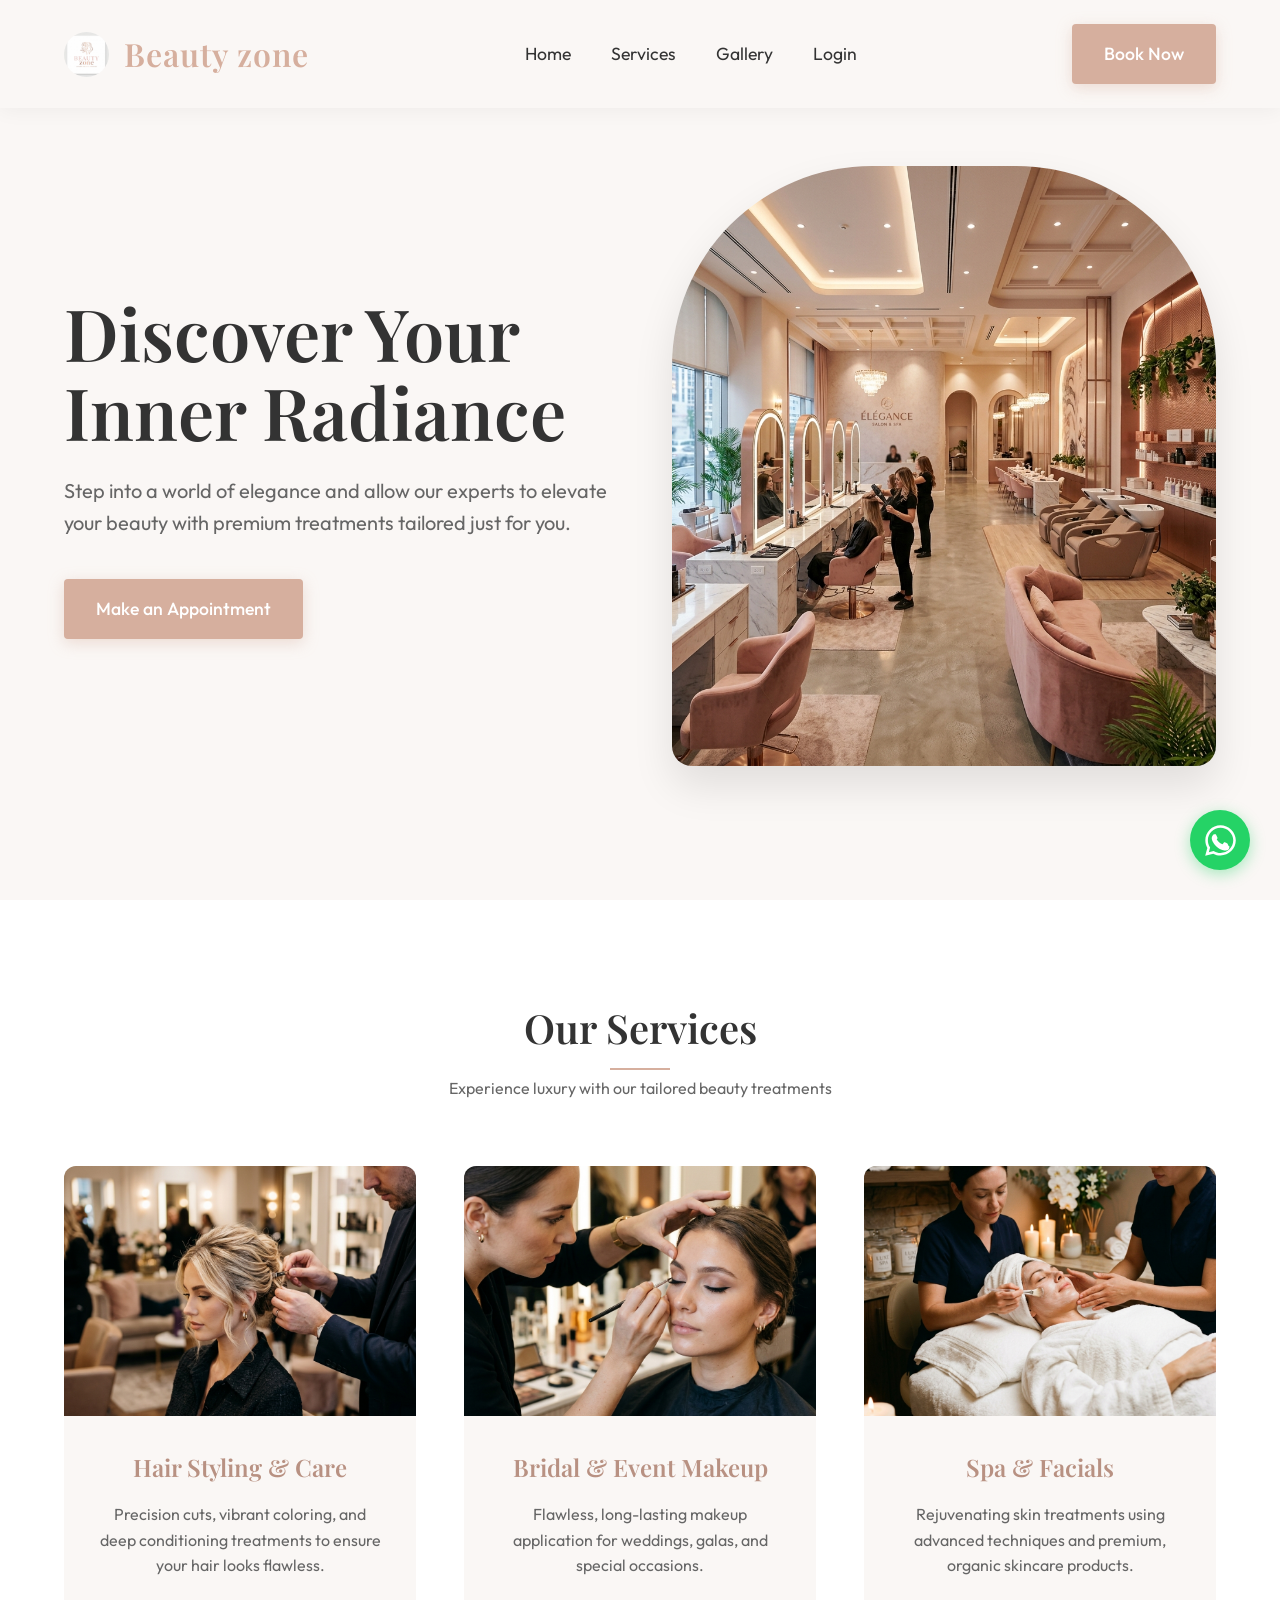
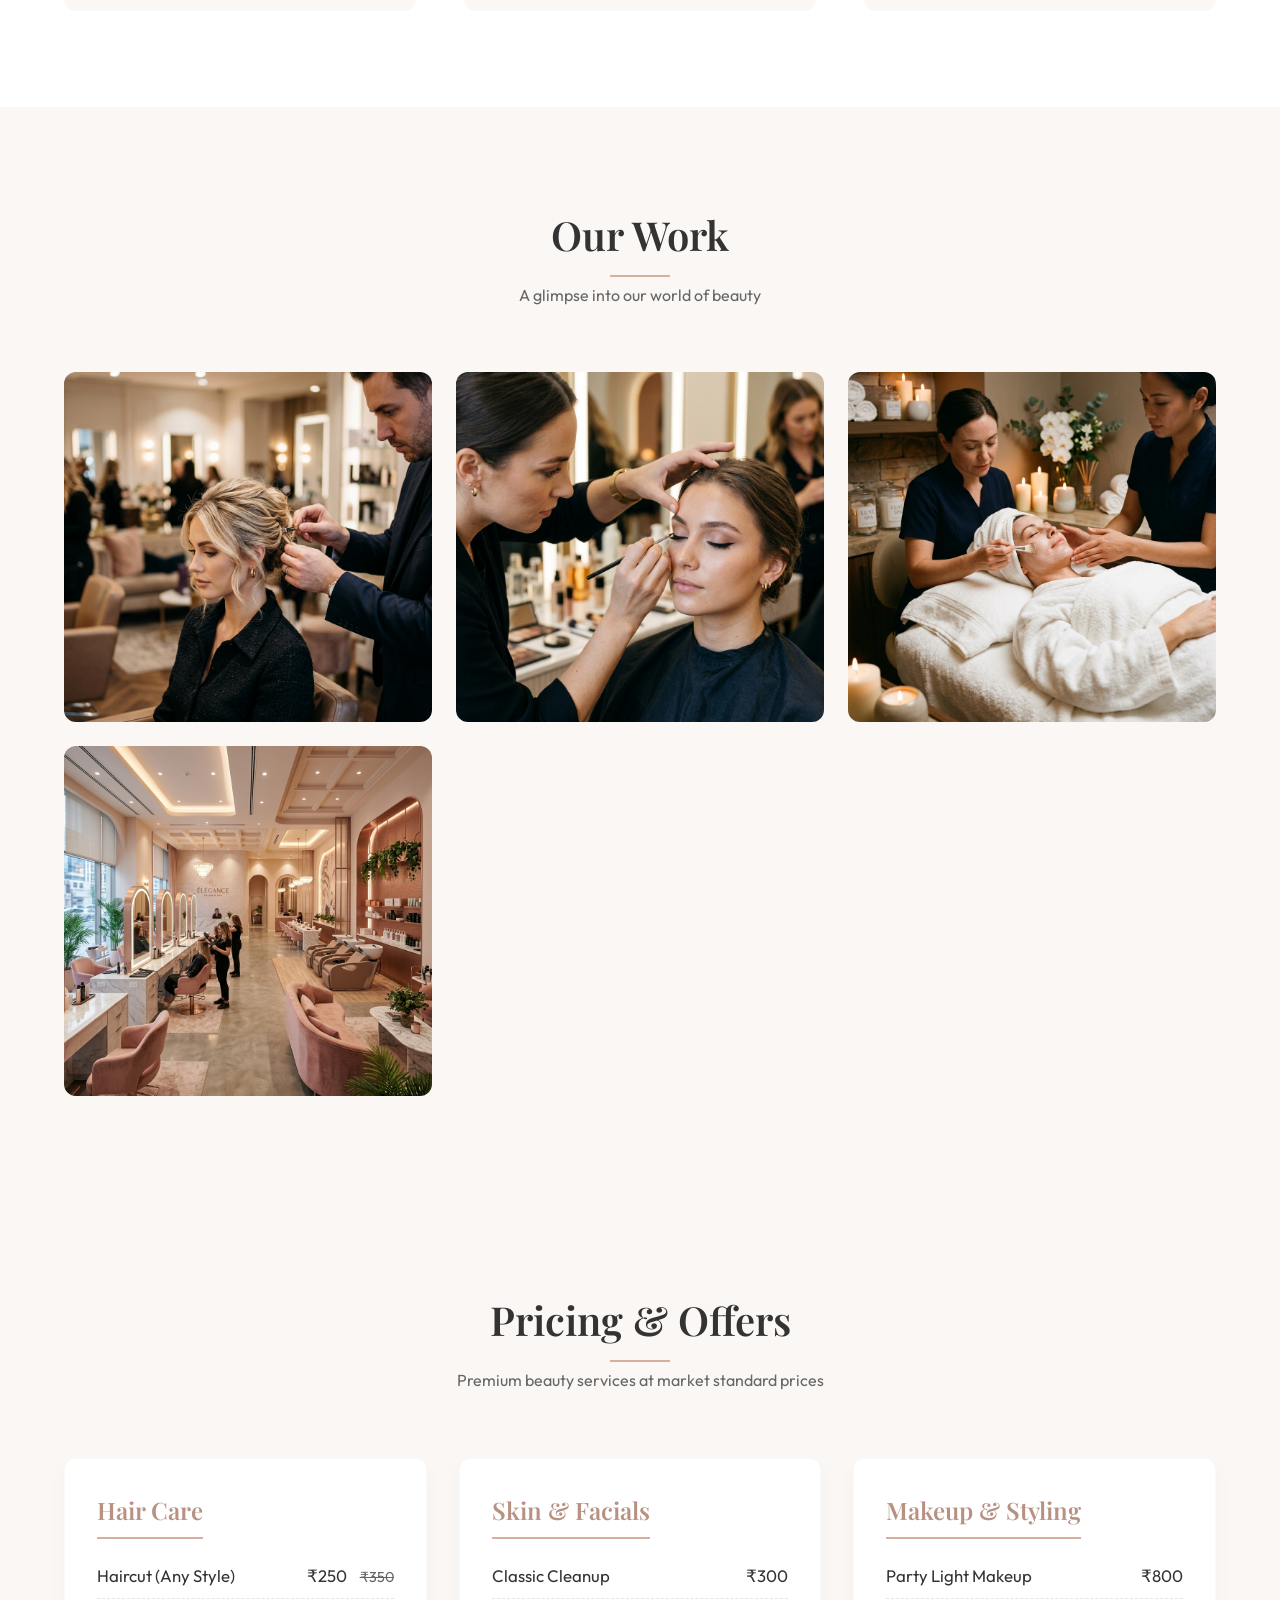
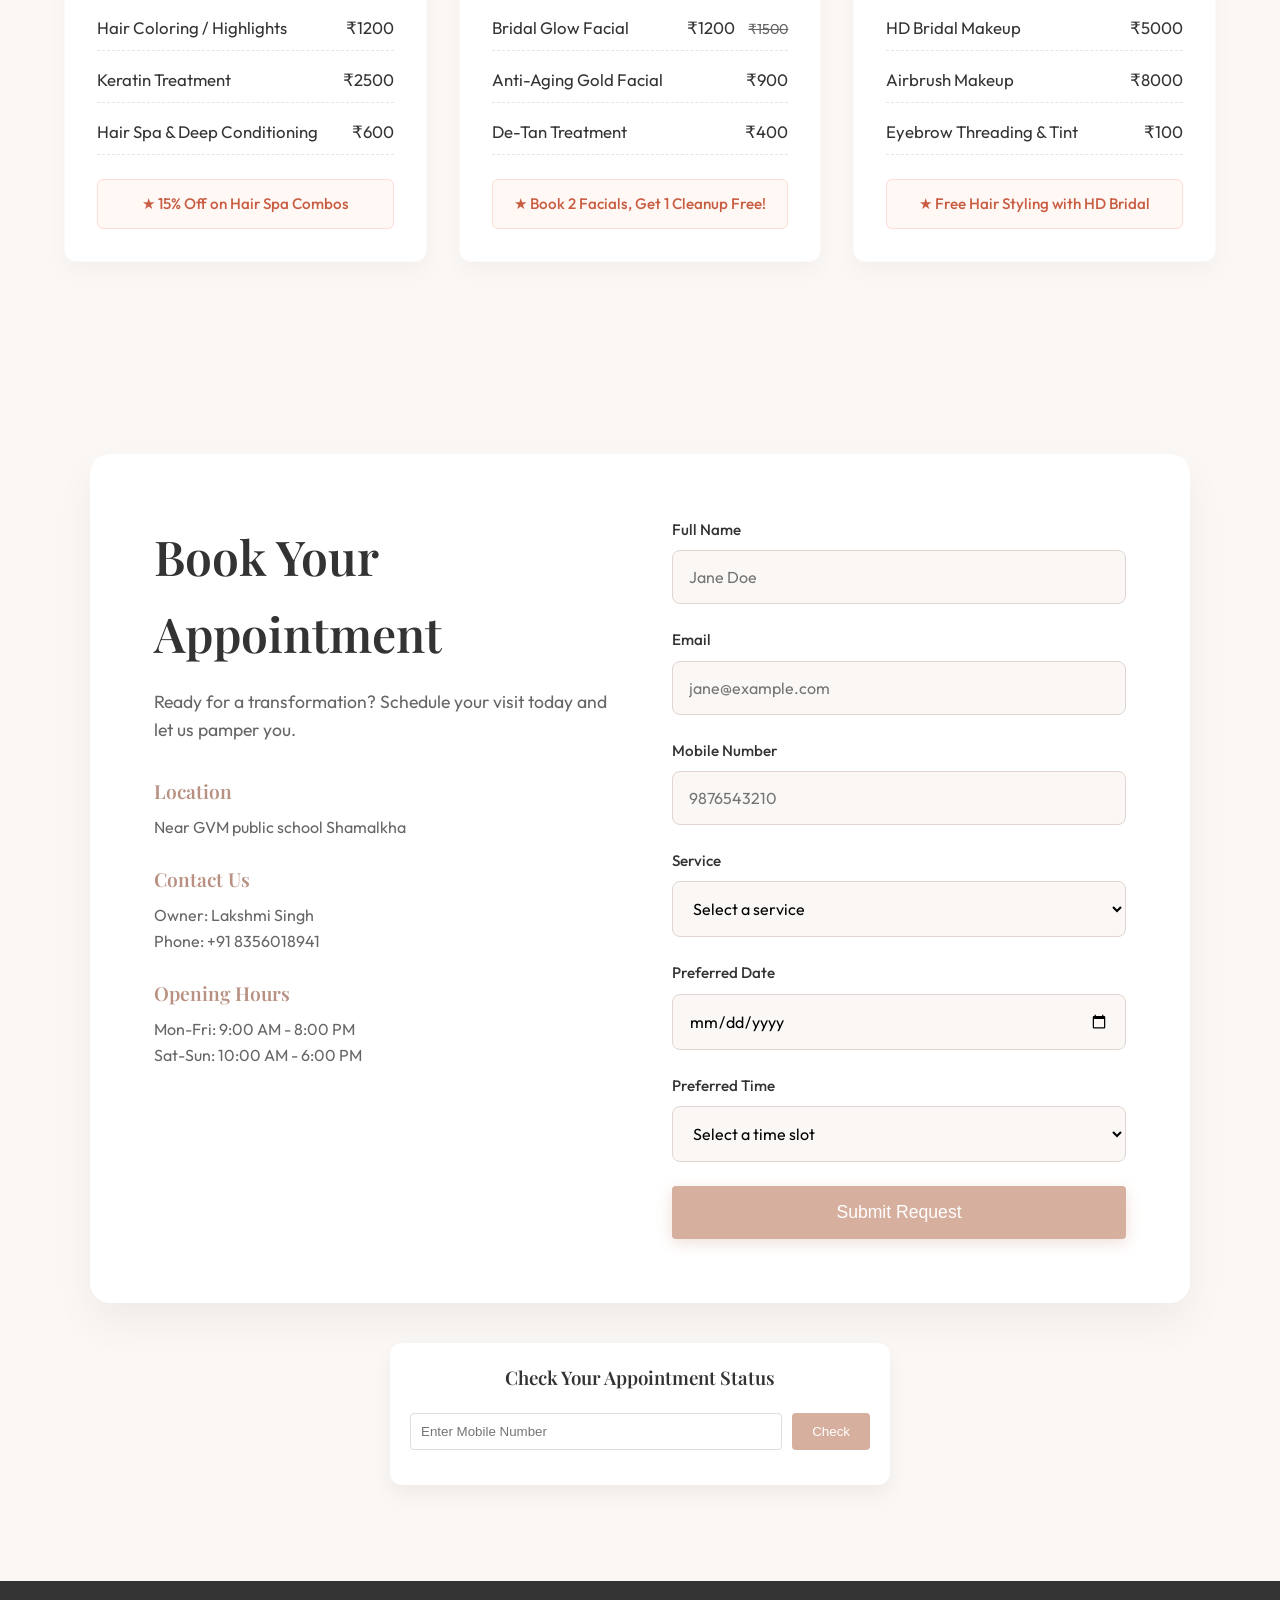
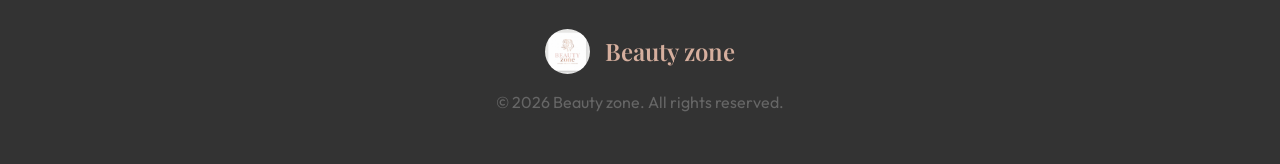
<file: index.html>
<!DOCTYPE html>
<html lang="en">
<head>
    <meta charset="UTF-8">
    <meta name="viewport" content="width=device-width, initial-scale=1.0">
    <title>Beauty zone | Luxury Beauty Parlor</title>
    <meta name="description" content="Beauty zone is a premium beauty parlor offering world-class hair, makeup, and spa services in a luxurious, relaxing atmosphere.">
    <!-- Google Fonts -->
    <link rel="preconnect" href="https://fonts.googleapis.com">
    <link rel="preconnect" href="https://fonts.gstatic.com" crossorigin>
    <link href="https://fonts.googleapis.com/css2?family=Playfair+Display:wght@400;600;700&family=Outfit:wght@300;400;500;600&display=swap" rel="stylesheet">
    <link rel="stylesheet" href="styles.css">
</head>
<body>
    <!-- Navbar -->
    <header class="navbar">
        <div class="logo">
            <img src="assets/logo.png" alt="Icon">
            <span>Beauty zone</span>
        </div>
        <div class="hamburger" id="hamburger">
            <span></span>
            <span></span>
            <span></span>
        </div>
        <nav>
            <ul class="nav-links">
                <li><a href="#home">Home</a></li>
                <li><a href="#services">Services</a></li>
                <li><a href="#gallery">Gallery</a></li>
                <li id="navLoginItem"><a href="#" onclick="openLoginModal(event)">Login</a></li>
            </ul>
        </nav>
        <a href="#booking" class="btn-primary">Book Now</a>
    </header>

    <!-- Hero Section -->
    <section id="home" class="hero">
        <div class="hero-content">
            <h1 class="fade-in">Discover Your <br> Inner Radiance</h1>
            <p class="fade-in delay-1">Step into a world of elegance and allow our experts to elevate your beauty with premium treatments tailored just for you.</p>
            <a href="#booking" class="btn-primary fade-in delay-2">Make an Appointment</a>
        </div>
        <div class="hero-image fade-in delay-3">
            <img src="assets/hero_parlor.png" alt="Luxurious Beauty Parlor Interior">
        </div>
    </section>

    <!-- Services Section -->
    <section id="services" class="services">
        <div class="section-title">
            <h2>Our Services</h2>
            <p>Experience luxury with our tailored beauty treatments</p>
        </div>
        
        <div class="services-grid">
            <div class="service-card">
                <div class="card-image">
                    <img src="assets/service_hair.png" alt="Hair Styling">
                </div>
                <div class="card-content">
                    <h3>Hair Styling & Care</h3>
                    <p>Precision cuts, vibrant coloring, and deep conditioning treatments to ensure your hair looks flawless.</p>
                </div>
            </div>

            <div class="service-card">
                <div class="card-image">
                    <img src="assets/service_makeup.png" alt="Professional Makeup">
                </div>
                <div class="card-content">
                    <h3>Bridal & Event Makeup</h3>
                    <p>Flawless, long-lasting makeup application for weddings, galas, and special occasions.</p>
                </div>
            </div>

            <div class="service-card">
                <div class="card-image">
                    <img src="assets/service_facial.png" alt="Spa & Facials">
                </div>
                <div class="card-content">
                    <h3>Spa & Facials</h3>
                    <p>Rejuvenating skin treatments using advanced techniques and premium, organic skincare products.</p>
                </div>
            </div>
        </div>
    </section>

    <!-- Gallery Section -->
    <section id="gallery" class="gallery">
        <div class="section-title">
            <h2>Our Work</h2>
            <p>A glimpse into our world of beauty</p>
        </div>
        <div class="gallery-grid">
            <div class="gallery-item"><img src="assets/service_hair.png" alt="Hair work 1"></div>
            <div class="gallery-item"><img src="assets/service_makeup.png" alt="Makeup work 1"></div>
            <div class="gallery-item"><img src="assets/service_facial.png" alt="Facial work 1"></div>
            <div class="gallery-item"><img src="assets/hero_parlor.png" alt="Parlor atmosphere"></div>
        </div>
    </section>

    <!-- Pricing Section -->
    <section id="pricing" class="pricing">
        <div class="section-title">
            <h2>Pricing & Offers</h2>
            <p>Premium beauty services at market standard prices</p>
        </div>
        
        <div class="pricing-container">
            <div class="pricing-card">
                <h3>Hair Care</h3>
                <ul class="price-list">
                    <li><span>Haircut (Any Style)</span> <span>₹250 <del>₹350</del></span></li>
                    <li><span>Hair Coloring / Highlights</span> <span>₹1200</span></li>
                    <li><span>Keratin Treatment</span> <span>₹2500</span></li>
                    <li><span>Hair Spa & Deep Conditioning</span> <span>₹600</span></li>
                </ul>
                <div class="offer">★ 15% Off on Hair Spa Combos</div>
            </div>

            <div class="pricing-card">
                <h3>Skin & Facials</h3>
                <ul class="price-list">
                    <li><span>Classic Cleanup</span> <span>₹300</span></li>
                    <li><span>Bridal Glow Facial</span> <span>₹1200 <del>₹1500</del></span></li>
                    <li><span>Anti-Aging Gold Facial</span> <span>₹900</span></li>
                    <li><span>De-Tan Treatment</span> <span>₹400</span></li>
                </ul>
                <div class="offer">★ Book 2 Facials, Get 1 Cleanup Free!</div>
            </div>

            <div class="pricing-card">
                <h3>Makeup & Styling</h3>
                <ul class="price-list">
                    <li><span>Party Light Makeup</span> <span>₹800</span></li>
                    <li><span>HD Bridal Makeup</span> <span>₹5000</span></li>
                    <li><span>Airbrush Makeup</span> <span>₹8000</span></li>
                    <li><span>Eyebrow Threading & Tint</span> <span>₹100</span></li>
                </ul>
                <div class="offer">★ Free Hair Styling with HD Bridal</div>
            </div>
        </div>
    </section>

    <!-- Booking Section -->
    <section id="booking" class="booking">
        <div class="booking-container">
            <div class="booking-info">
                <h2>Book Your <br> Appointment</h2>
                <p>Ready for a transformation? Schedule your visit today and let us pamper you.</p>
                
                <div class="info-block">
                    <h4>Location</h4>
                    <p>Near GVM public school Shamalkha</p>
                </div>
                
                <div class="info-block">
                    <h4>Contact Us</h4>
                    <p>Owner: Lakshmi Singh</p>
                    <p>Phone: +91 8356018941</p>
                </div>

                <div class="info-block">
                    <h4>Opening Hours</h4>
                    <p>Mon-Fri: 9:00 AM - 8:00 PM</p>
                    <p>Sat-Sun: 10:00 AM - 6:00 PM</p>
                </div>
            </div>
            
            <form class="booking-form" id="bookingForm">
                <div class="form-group">
                    <label for="name">Full Name</label>
                    <input type="text" id="name" required placeholder="Jane Doe">
                </div>
                <div class="form-group">
                    <label for="email">Email</label>
                    <input type="email" id="email" required placeholder="jane@example.com">
                </div>
                <div class="form-group">
                    <label for="mobile">Mobile Number</label>
                    <input type="tel" id="mobile" required placeholder="9876543210" pattern="[0-9]{10}">
                </div>
                <div class="form-group">
                    <label for="service">Service</label>
                    <select id="service" required>
                        <option value="">Select a service</option>
                        <option value="hair">Hair Styling</option>
                        <option value="makeup">Makeup Artistry</option>
                        <option value="facial">Spa & Facial</option>
                    </select>
                </div>
                <div class="form-group">
                    <label for="date">Preferred Date</label>
                    <input type="date" id="date" required>
                </div>
                <div class="form-group">
                    <label for="time">Preferred Time</label>
                    <select id="time" required>
                        <option value="">Select a time slot</option>
                        <option value="Morning (9 AM - 12 PM)">Morning (9 AM - 12 PM)</option>
                        <option value="Afternoon (12 PM - 4 PM)">Afternoon (12 PM - 4 PM)</option>
                        <option value="Evening (4 PM - 8 PM)">Evening (4 PM - 8 PM)</option>
                    </select>
                </div>
                <button type="submit" class="btn-primary btn-full">Submit Request</button>
            </form>
        </div>
        
        <div class="status-checker" style="max-width: 500px; margin: 40px auto 0; padding: 20px; background: white; border-radius: 12px; box-shadow: 0 10px 20px rgba(0,0,0,0.05); text-align: center;">
            <h3 style="margin-bottom: 20px;">Check Your Appointment Status</h3>
            <div style="display: flex; gap: 10px;">
                <input type="tel" id="checkMobile" placeholder="Enter Mobile Number" style="flex:1; padding:10px; border:1px solid #ddd; border-radius:4px;" required>
                <button onclick="checkBookingStatus()" style="padding:10px 20px; background:var(--accent-color); color:white; border:none; border-radius:4px; cursor:pointer;">Check</button>
            </div>
            <div id="statusResult" style="margin-top: 15px; font-weight: bold; color: var(--text-primary);"></div>
        </div>
    </section>

    <!-- Footer -->
    <footer>
        <div class="footer-content">
            <div class="logo">
                <img src="assets/logo.png" alt="Icon">
                <span>Beauty zone</span>
            </div>
            <p>&copy; 2026 Beauty zone. All rights reserved.</p>
        </div>
    </footer>

    <!-- Login Modal -->
    <div id="loginModal" class="modal-overlay" style="display:none;">
        <div class="modal-content">
            <span class="close-btn" onclick="closeLoginModal()">&times;</span>
            <h2 id="modalTitle">Login / Register</h2>
            <p style="margin-bottom: 20px; color: var(--text-secondary);">Enter your mobile number to get a One-Time Password.</p>
            
            <div id="mobileStep">
                <input type="tel" id="loginMobile" placeholder="e.g. 8356018941" pattern="[0-9]{10}" class="modal-input">
                <button class="btn-primary btn-full" onclick="sendOtp()" style="margin-top: 15px;">Send OTP</button>
            </div>
            
            <div id="otpStep" style="display:none;">
                <p style="margin-bottom: 15px; font-weight: bold; color: green;">OTP sent to your mobile!</p>
                <input type="text" id="loginOtp" placeholder="Enter 4-digit OTP" maxlength="4" class="modal-input">
                <button class="btn-primary btn-full" onclick="verifyOtp()" style="margin-top: 15px;">Verify & Login</button>
                <a href="#" onclick="cancelOtp(event)" style="display: block; text-align: center; margin-top: 15px; color: var(--text-secondary); text-decoration: underline;">Change Mobile Number</a>
            </div>
        </div>
    </div>

    <!-- WhatsApp Floating Button -->
    <a href="https://wa.me/918356018941?text=Hi%20Beauty%20Zone!%20I%20would%20like%20to%20book%20an%20appointment." class="whatsapp-btn" target="_blank" rel="noopener noreferrer">
        <svg xmlns="http://www.w3.org/2000/svg" viewBox="0 0 448 512"><!--!Font Awesome Free 6.5.1 by @fontawesome - https://fontawesome.com License - https://fontawesome.com/license/free Copyright 2024 Fonticons, Inc.--><path fill="currentColor" d="M380.9 97.1C339 55.1 283.2 32 223.9 32c-122.4 0-222 99.6-222 222 0 39.1 10.2 77.3 29.6 111L0 480l117.7-30.9c32.4 17.7 68.9 27 106.1 27h.1c122.3 0 224.1-99.6 224.1-222 0-59.3-25.2-115-67.1-157.1zm-157 341.6c-33.2 0-65.7-8.9-94-25.7l-6.7-4-69.8 18.3L72 359.2l-4.4-7c-18.5-29.4-28.2-63.3-28.2-98.2 0-101.7 82.8-184.5 184.6-184.5 49.3 0 95.6 19.2 130.4 54.1 34.8 34.9 56.2 81.2 56.1 130.5 0 101.8-84.9 184.6-186.6 184.6zm101.2-138.2c-5.5-2.8-32.8-16.2-37.9-18-5.1-1.9-8.8-2.8-12.5 2.8-3.7 5.6-14.3 18-17.6 21.8-3.2 3.7-6.5 4.2-12 1.4-32.6-16.3-54-29.1-75.5-66-2.1-3.6 2.1-3.2 7.6-14.1 1.4-2.8 2.8-5.2 3.2-7 1.8-8.1-14.1-34.1-19.3-46.6-5.1-12.4-10.2-10.7-14.1-10.9-3.7-.2-7.9-.2-12.1-.2-4.2 0-11.1 1.6-16.9 7.9-5.8 6.3-22.3 21.8-22.3 53.2 0 31.4 22.8 61.8 26 66 3.2 4.2 44.9 68.5 108.8 96 15.2 6.5 27 10.4 36.3 13.3 15.3 4.9 29.2 4.2 40.2 2.5 12.3-1.9 37.9-15.5 43.1-30.5 5.3-15.1 5.3-28.1 3.7-30.5-1.5-2.6-5.5-4.1-11-6.9z"/></svg>
    </a>

    <script src="script.js"></script>
</body>
</html>
</file>
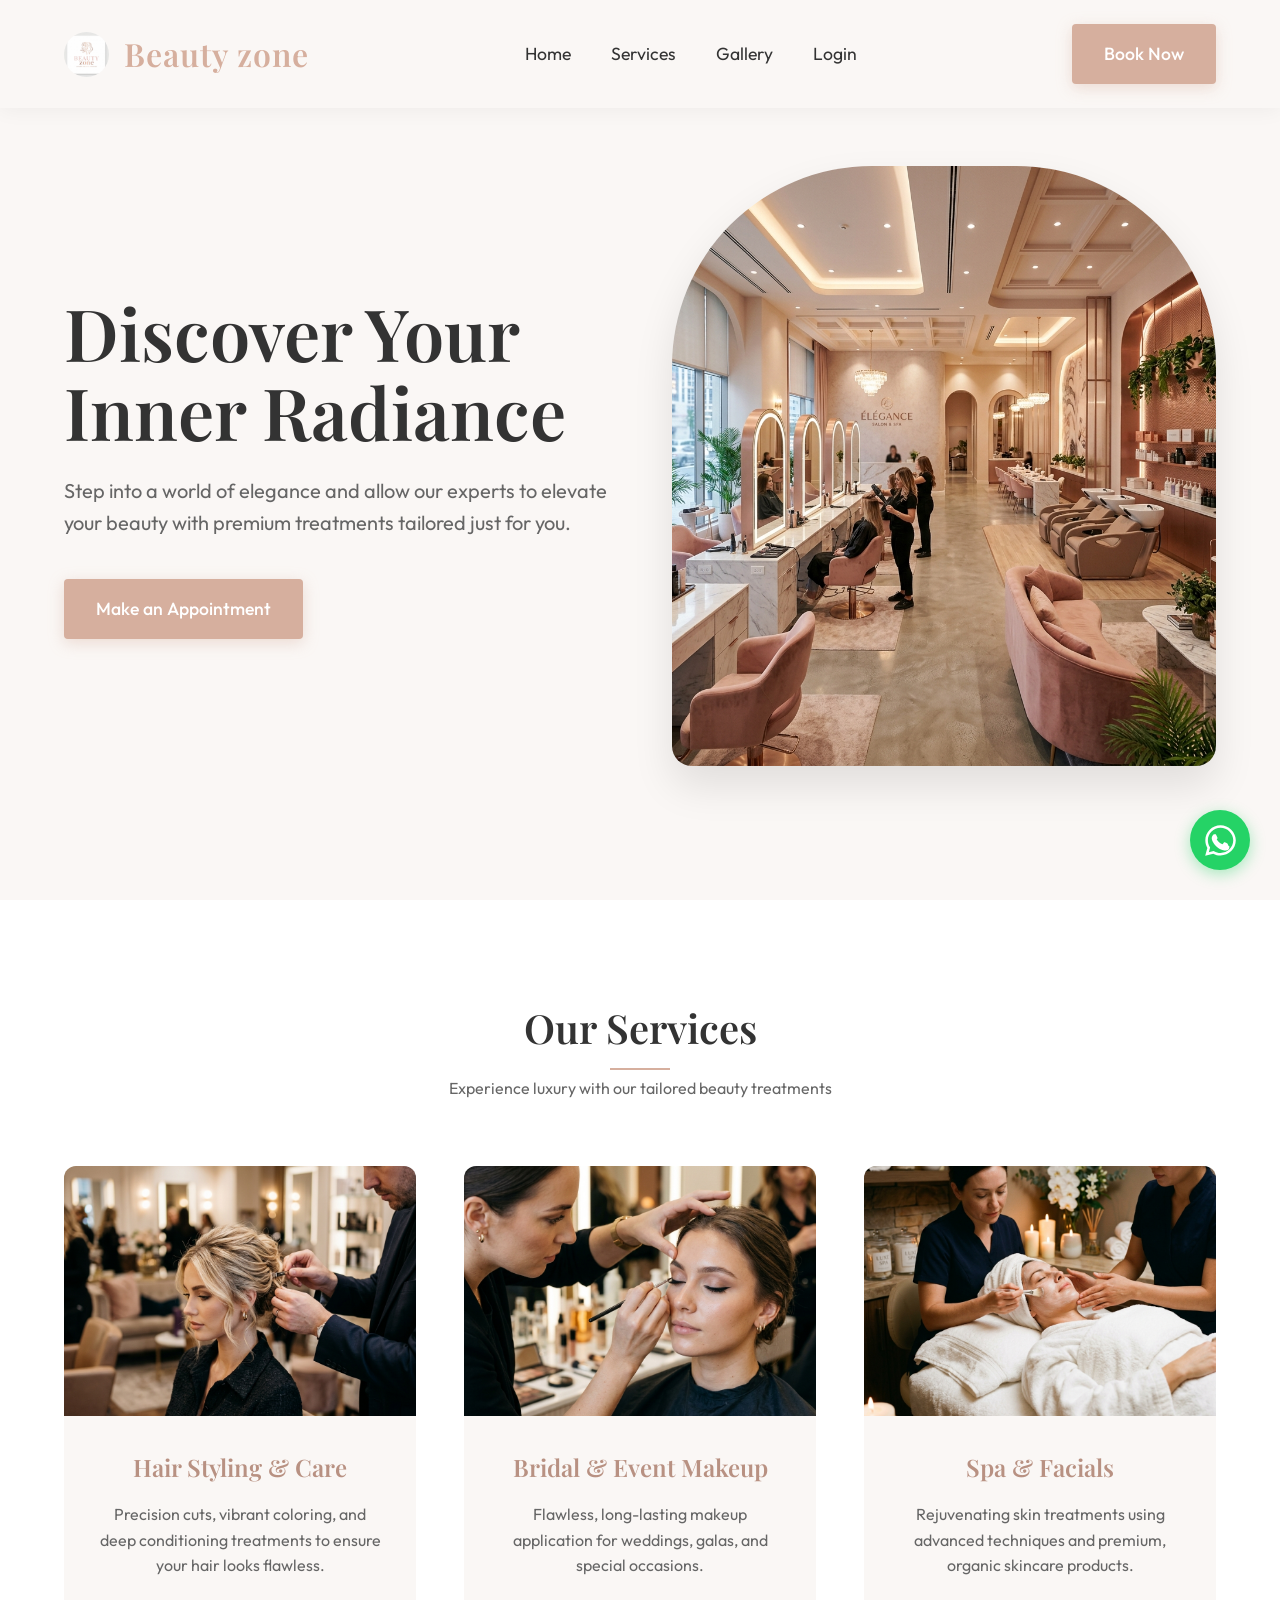
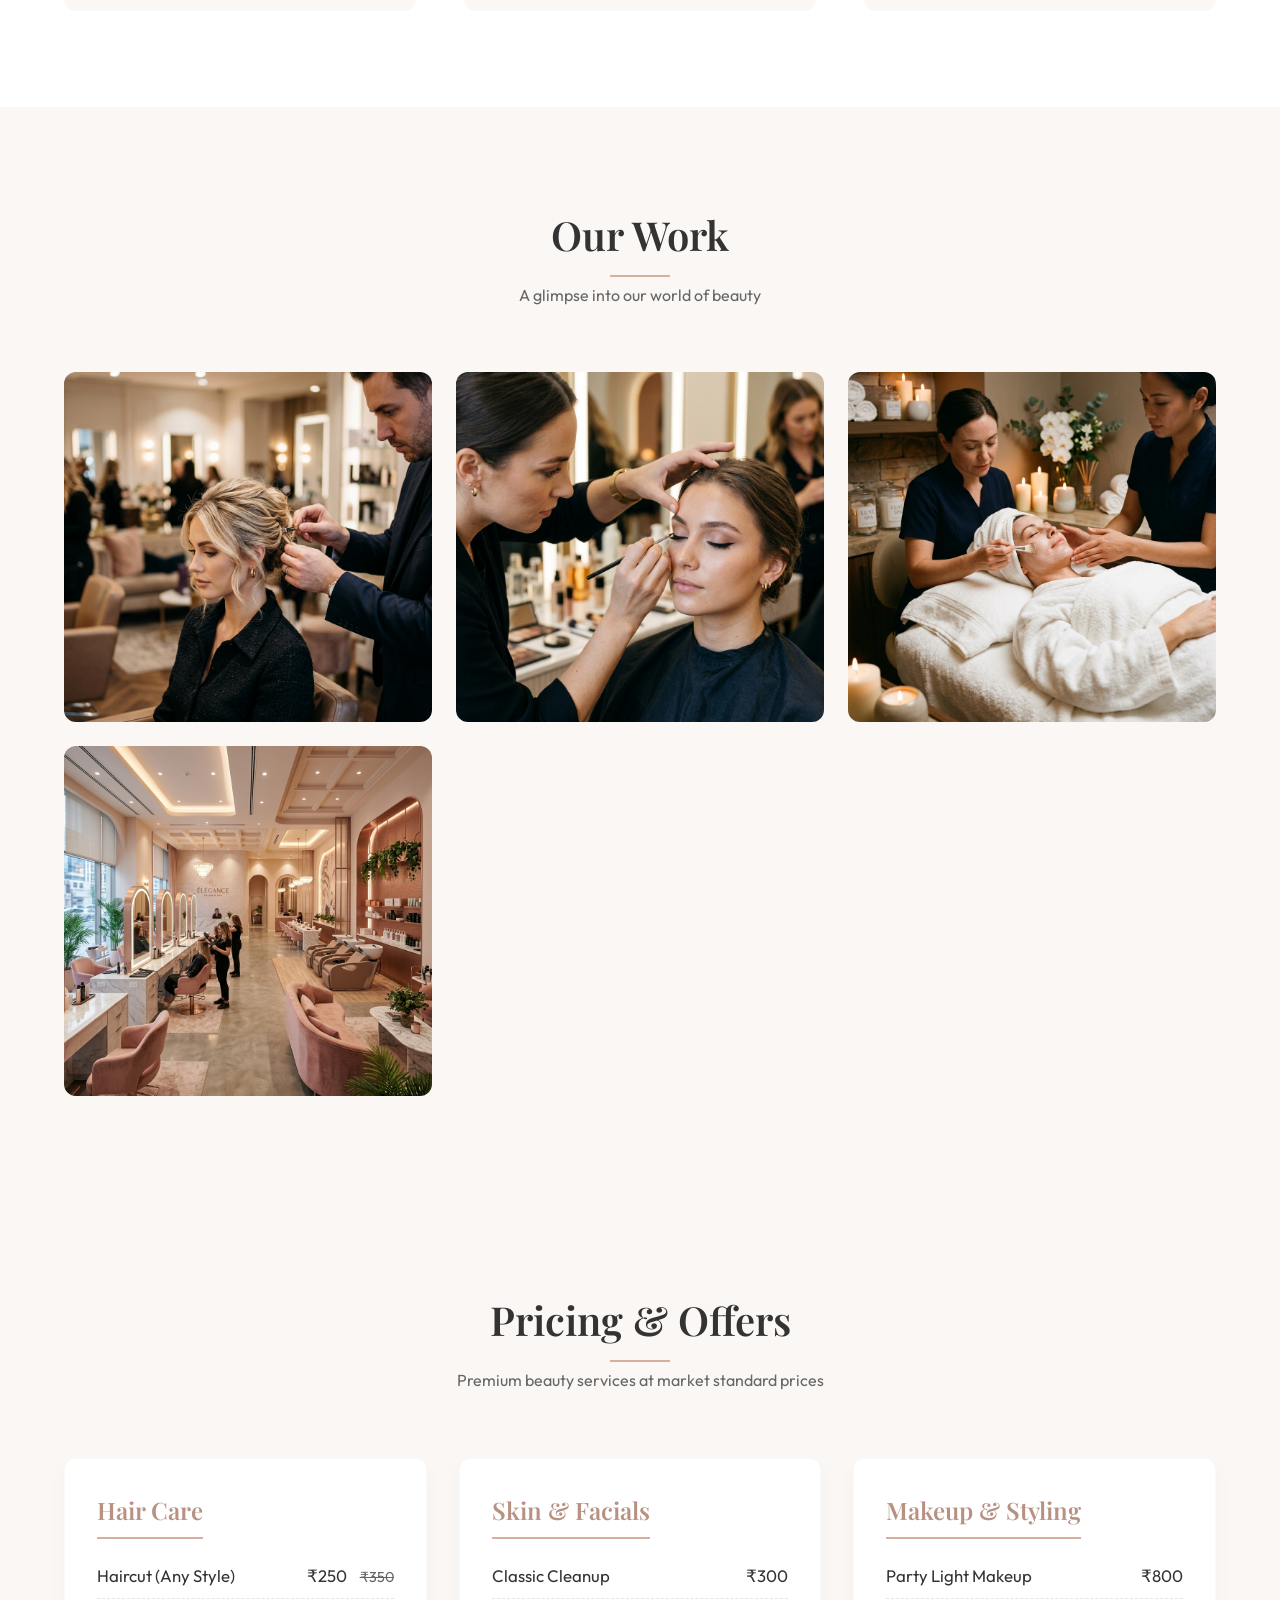
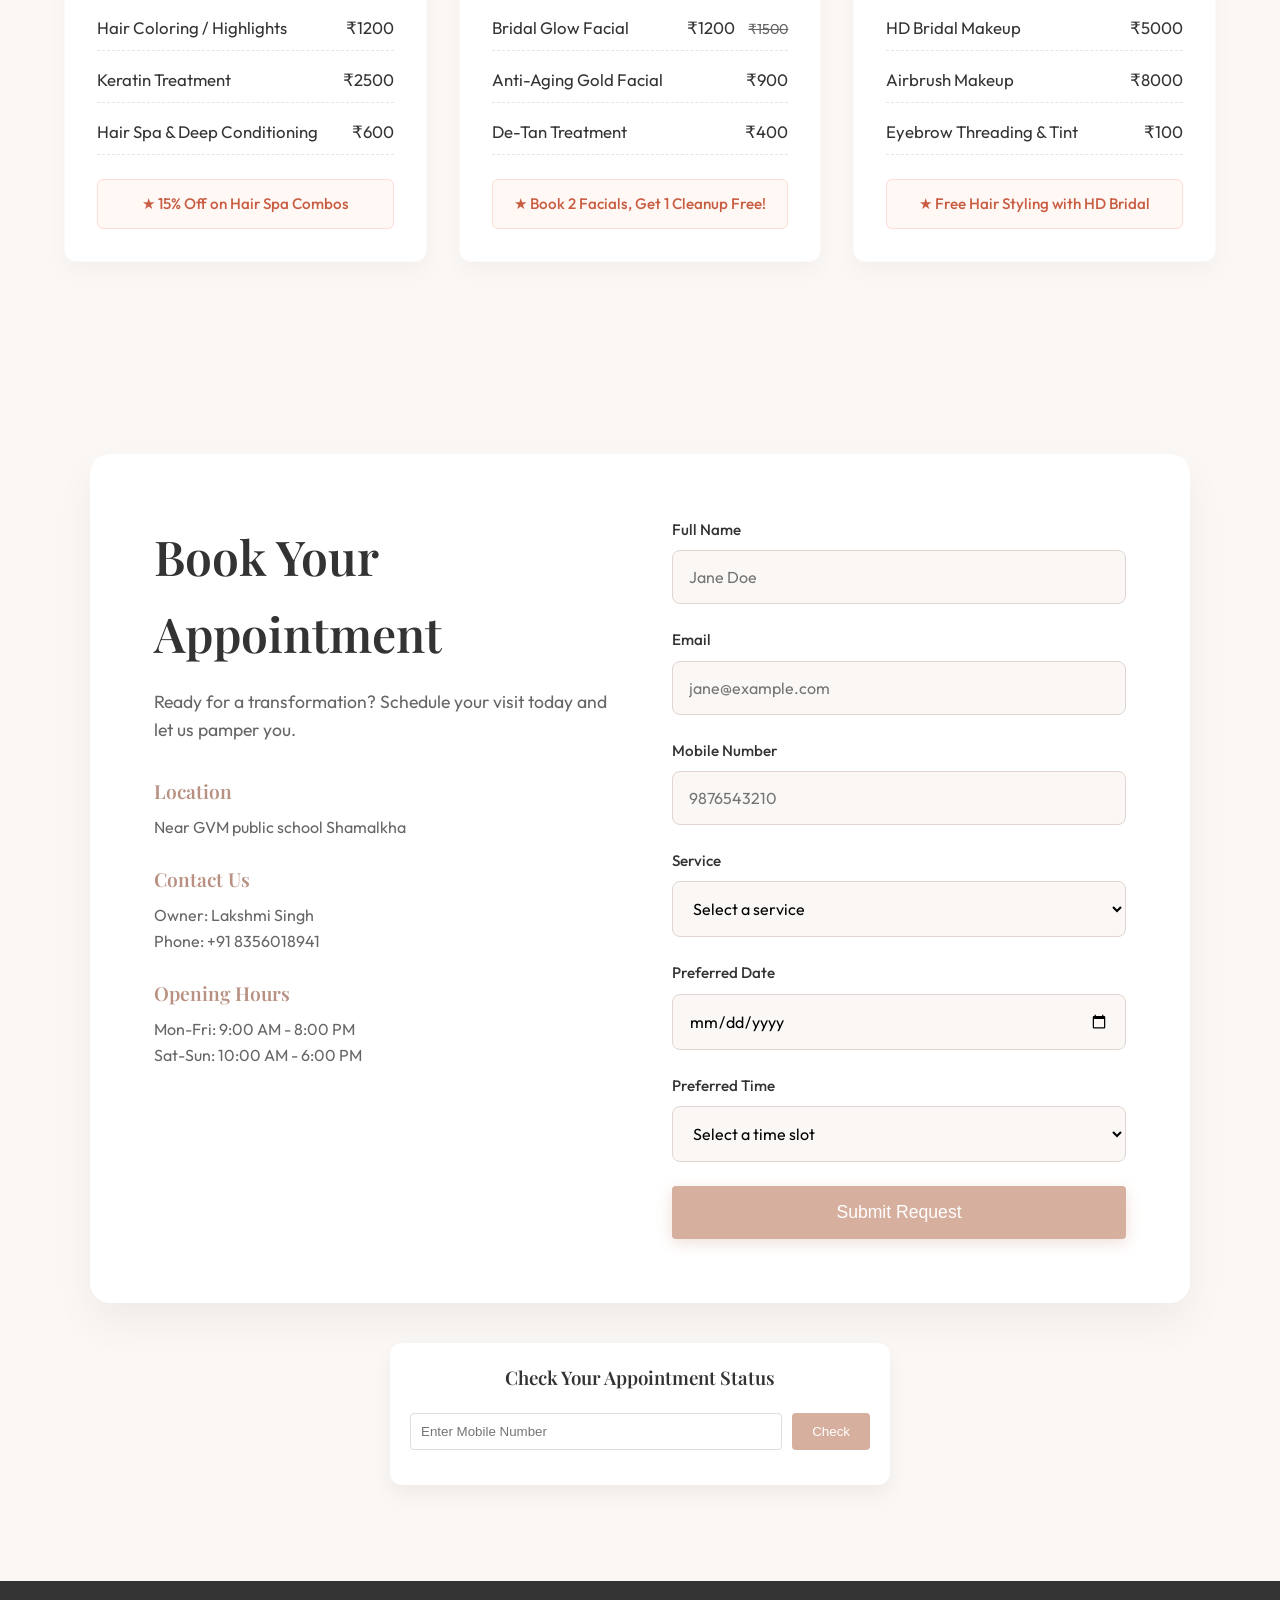
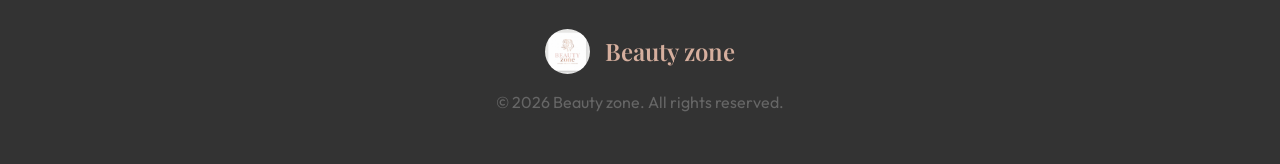
<file: admin.html>
<!DOCTYPE html>
<html lang="en">
<head>
    <meta charset="UTF-8">
    <meta name="viewport" content="width=device-width, initial-scale=1.0">
    <title>Beauty zone | Admin Panel</title>
    <!-- Google Fonts -->
    <link rel="preconnect" href="https://fonts.googleapis.com">
    <link rel="preconnect" href="https://fonts.gstatic.com" crossorigin>
    <link href="https://fonts.googleapis.com/css2?family=Playfair+Display:wght@400;600;700&family=Outfit:wght@300;400;500;600&display=swap" rel="stylesheet">
    <link rel="stylesheet" href="styles.css">
    <style>
        .admin-container {
            padding: 100px 5%;
            min-height: 70vh;
        }
        .admin-header {
            margin-bottom: 40px;
        }
        .admin-card {
            background: rgba(255, 255, 255, 0.05);
            padding: 30px;
            border-radius: 12px;
            border: 1px solid rgba(255, 255, 255, 0.1);
        }
        table {
            width: 100%;
            border-collapse: collapse;
            margin-top: 20px;
        }
        th, td {
            text-align: left;
            padding: 12px;
            border-bottom: 1px solid rgba(255, 255, 255, 0.1);
        }
        th {
            color: #d4af37;
        }
    </style>
</head>
<body>
    <!-- Navbar -->
    <header class="navbar">
        <div class="logo">Beauty zone Admin</div>
        <nav>
            <ul class="nav-links">
                <li><a href="index.html">View Site</a></li>
                <li><a href="#">Dashboard</a></li>
                <li><a href="#">Appointments</a></li>
            </ul>
        </nav>
        <a href="#" class="btn-primary" onclick="alert('Logged out')">Logout</a>
    </header>

    <div class="admin-container">
        <div class="admin-header">
            <h2>Admin Dashboard</h2>
            <p>Manage your beauty parlor appointments and settings.</p>
        </div>
        
        <div class="admin-card">
            <h3>Recent Booking Requests</h3>
            <table>
                <thead>
                    <tr>
                        <th>Name</th>
                        <th>Contact Info</th>
                        <th>Service</th>
                        <th>Date</th>
                        <th>Status</th>
                        <th>Actions</th>
                    </tr>
                </thead>
                <tbody id="bookingsTableBody">
                    <!-- Data will be populated via JS -->
                </tbody>
            </table>
        </div>
    </div>

    <!-- Footer -->
    <footer>
        <div class="footer-content">
            <div class="logo">Beauty zone</div>
            <p>&copy; 2026 Beauty zone. All rights reserved.</p>
        </div>
    </footer>
    <script>
        document.addEventListener('DOMContentLoaded', () => {
            // Check Admin Session
            if (!sessionStorage.getItem('adminLoggedIn')) {
                alert("Access Denied. Please login with your Owner mobile number on the homepage.");
                window.location.href = 'index.html';
                return;
            }
            renderTable();

            // Listen for cross-tab local storage changes to update table in real-time
            window.addEventListener('storage', (e) => {
                if (e.key === 'parlorBookings') {
                    renderTable();
                }
            });
        });

        function renderTable() {
            const tableBody = document.getElementById('bookingsTableBody');
            const bookings = JSON.parse(localStorage.getItem('parlorBookings')) || [];

            tableBody.innerHTML = ''; // reset

            if (bookings.length === 0) {
                tableBody.innerHTML = '<tr><td colspan="6" style="text-align: center;">No bookings yet!</td></tr>';
                return;
            }

            bookings.forEach(booking => {
                const tr = document.createElement('tr');
                tr.innerHTML = `
                    <td>${booking.name}</td>
                    <td>${booking.email}<br><small style="color: #888;">Mob: ${booking.mobile || 'N/A'}</small></td>
                    <td>${booking.service}</td>
                    <td>${booking.date}</td>
                    <td><span style="color: ${booking.status === 'Confirmed' ? 'green' : '#d4af37'}; font-weight: bold;">${booking.status}</span></td>
                    <td>
                        <button onclick="updateStatus(${booking.id}, 'Confirmed')" style="background:green; color:white; border:none; padding:5px 10px; border-radius:3px; cursor:pointer; font-size:0.85rem; margin-right:5px;">Confirm</button>
                        <button onclick="deleteBooking(${booking.id})" style="background:#e74c3c; color:white; border:none; padding:5px 10px; border-radius:3px; cursor:pointer; font-size:0.85rem;">Delete</button>
                    </td>
                `;
                tableBody.appendChild(tr);
            });
        }

        function updateStatus(id, newStatus) {
            let bookings = JSON.parse(localStorage.getItem('parlorBookings')) || [];
            bookings = bookings.map(b => {
                if (b.id === id) b.status = newStatus;
                return b;
            });
            localStorage.setItem('parlorBookings', JSON.stringify(bookings));
            renderTable();
        }

        function deleteBooking(id) {
            if(confirm("Are you sure you want to delete this booking?")) {
                let bookings = JSON.parse(localStorage.getItem('parlorBookings')) || [];
                bookings = bookings.filter(b => b.id !== id);
                localStorage.setItem('parlorBookings', JSON.stringify(bookings));
                renderTable();
            }
        }
        
        // Ensure logout resets the session
        document.querySelector('.btn-primary[href="#"]').addEventListener('click', () => {
            sessionStorage.removeItem('adminLoggedIn');
            window.location.reload();
        });
    </script>
</body>
</html>
</file>
<file: styles.css>
:root {
    --bg-color: #faf7f5;
    --text-primary: #333333;
    --text-secondary: #666666;
    --accent-color: #d6af9e; /* Elegant blush / rose gold */
    --accent-dark: #b89182;
    --white: #ffffff;
    --font-heading: 'Playfair Display', serif;
    --font-body: 'Outfit', sans-serif;
    --transition: all 0.4s cubic-bezier(0.25, 0.8, 0.25, 1);
}

* {
    margin: 0;
    padding: 0;
    box-sizing: border-box;
}

html {
    scroll-behavior: smooth;
    font-size: 16px;
}

body {
    font-family: var(--font-body);
    background-color: var(--bg-color);
    color: var(--text-primary);
    line-height: 1.6;
    overflow-x: hidden;
}

h1, h2, h3, h4, .logo {
    font-family: var(--font-heading);
    font-weight: 600;
}

p {
    color: var(--text-secondary);
}

a {
    text-decoration: none;
    color: inherit;
    transition: var(--transition);
}

img {
    max-width: 100%;
    height: auto;
    object-fit: cover;
    display: block;
}

/* Utilities */
.btn-primary {
    display: inline-block;
    background-color: var(--accent-color);
    color: var(--white);
    padding: 1rem 2rem;
    font-size: 1.1rem;
    font-weight: 500;
    border: none;
    border-radius: 4px;
    cursor: pointer;
    transition: var(--transition);
    text-align: center;
    box-shadow: 0 4px 15px rgba(214, 175, 158, 0.4);
}

.btn-primary:hover {
    background-color: var(--accent-dark);
    transform: translateY(-2px);
    box-shadow: 0 6px 20px rgba(214, 175, 158, 0.6);
}

.btn-full {
    width: 100%;
}

.section-title {
    text-align: center;
    margin-bottom: 4rem;
}

.section-title h2 {
    font-size: 2.5rem;
    margin-bottom: 1rem;
    position: relative;
    display: inline-block;
}

.section-title h2::after {
    content: '';
    position: absolute;
    bottom: -10px;
    left: 50%;
    transform: translateX(-50%);
    width: 60px;
    height: 2px;
    background-color: var(--accent-color);
}

section {
    padding: 6rem 5%;
}

/* Navbar */
.navbar {
    display: flex;
    justify-content: space-between;
    align-items: center;
    padding: 1.5rem 5%;
    position: fixed;
    top: 0;
    left: 0;
    width: 100%;
    background-color: rgba(250, 247, 245, 0.95);
    backdrop-filter: blur(10px);
    z-index: 1000;
    box-shadow: 0 2px 20px rgba(0, 0, 0, 0.05);
    transition: var(--transition);
}

.navbar .logo {
    display: flex;
    align-items: center;
    gap: 15px;
    font-size: 2rem;
    color: var(--accent-color);
    letter-spacing: 1px;
}

.logo img {
    height: 45px;
    width: auto;
    object-fit: contain;
    border-radius: 50%; /* Optional: make it circular if it's a square image */
}

.nav-links {
    list-style: none;
    display: flex;
    gap: 2.5rem;
}

.nav-links a {
    font-size: 1.1rem;
    font-weight: 400;
    position: relative;
}

.nav-links a::after {
    content: '';
    position: absolute;
    width: 0;
    height: 2px;
    bottom: -5px;
    left: 0;
    background-color: var(--accent-color);
    transition: var(--transition);
}

.nav-links a:hover::after {
    width: 100%;
}

/* Hero Section */
.hero {
    min-height: 100vh;
    display: flex;
    align-items: center;
    justify-content: space-between;
    padding-top: 8rem;
    gap: 4rem;
}

.hero-content {
    flex: 1;
    max-width: 600px;
}

.hero-content h1 {
    font-size: 4.5rem;
    line-height: 1.1;
    margin-bottom: 1.5rem;
    color: var(--text-primary);
}

.hero-content p {
    font-size: 1.25rem;
    margin-bottom: 2.5rem;
}

.hero-image {
    flex: 1;
    height: 600px;
    border-radius: 200px 200px 20px 20px;
    overflow: hidden;
    box-shadow: 0 20px 40px rgba(0,0,0,0.1);
}

.hero-image img {
    width: 100%;
    height: 100%;
}

/* Services */
.services {
    background-color: var(--white);
}

.services-grid {
    display: grid;
    grid-template-columns: repeat(auto-fit, minmax(300px, 1fr));
    gap: 3rem;
    max-width: 1200px;
    margin: 0 auto;
}

.service-card {
    background: var(--bg-color);
    border-radius: 12px;
    overflow: hidden;
    transition: var(--transition);
    opacity: 0;
    transform: translateY(40px);
}

.service-card.visible {
    opacity: 1;
    transform: translateY(0);
}

.service-card:hover {
    transform: translateY(-10px);
    box-shadow: 0 15px 30px rgba(0,0,0,0.08);
}

.card-image {
    height: 250px;
    overflow: hidden;
}

.card-image img {
    width: 100%;
    height: 100%;
    transition: transform 0.6s ease;
}

.service-card:hover .card-image img {
    transform: scale(1.05);
}

.card-content {
    padding: 2rem;
    text-align: center;
}

.card-content h3 {
    font-size: 1.5rem;
    margin-bottom: 1rem;
    color: var(--accent-dark);
}

/* Gallery */
.gallery-grid {
    display: grid;
    grid-template-columns: repeat(auto-fit, minmax(280px, 1fr));
    gap: 1.5rem;
    max-width: 1200px;
    margin: 0 auto;
}

.gallery-item {
    height: 350px;
    border-radius: 12px;
    overflow: hidden;
    position: relative;
    cursor: pointer;
    opacity: 0;
    transform: translateY(40px);
}

.gallery-item.visible {
    opacity: 1;
    transform: translateY(0);
    transition: all 0.6s ease;
}

.gallery-item::after {
    content: '';
    position: absolute;
    inset: 0;
    background: rgba(0,0,0,0.2);
    opacity: 0;
    transition: var(--transition);
}

.gallery-item:hover::after {
    opacity: 1;
}

.gallery-item img {
    width: 100%;
    height: 100%;
    transition: transform 0.6s ease;
}

.gallery-item:hover img {
    transform: scale(1.1);
}

/* Booking */
.booking-container {
    display: flex;
    gap: 4rem;
    max-width: 1100px;
    margin: 0 auto;
    background: var(--white);
    padding: 4rem;
    border-radius: 20px;
    box-shadow: 0 20px 40px rgba(0,0,0,0.05);
}

.booking-info {
    flex: 1;
}

.booking-info h2 {
    font-size: 3rem;
    margin-bottom: 1rem;
}

.booking-info > p {
    margin-bottom: 2rem;
    font-size: 1.1rem;
}

.info-block {
    margin-bottom: 1.5rem;
}

.info-block h4 {
    font-size: 1.2rem;
    color: var(--accent-dark);
    margin-bottom: 0.5rem;
}

.booking-form {
    flex: 1;
    display: flex;
    flex-direction: column;
    gap: 1.5rem;
}

.form-group {
    display: flex;
    flex-direction: column;
    gap: 0.5rem;
}

.form-group label {
    font-size: 0.95rem;
    font-weight: 500;
}

.form-group input, .form-group select {
    padding: 1rem;
    border: 1px solid #e0d5d0;
    border-radius: 8px;
    font-family: var(--font-body);
    font-size: 1rem;
    background: var(--bg-color);
    outline: none;
    transition: var(--transition);
}

.form-group input:focus, .form-group select:focus {
    border-color: var(--accent-color);
    box-shadow: 0 0 0 3px rgba(214, 175, 158, 0.2);
}

/* Pricing Section */
.pricing {
    background-color: var(--bg-color);
}
.pricing-container {
    display: grid;
    grid-template-columns: repeat(auto-fit, minmax(300px, 1fr));
    gap: 2rem;
    max-width: 1200px;
    margin: 0 auto;
}
.pricing-card {
    background: var(--white);
    padding: 2rem;
    border-radius: 12px;
    box-shadow: 0 10px 20px rgba(0,0,0,0.03);
    border: 1px solid rgba(0,0,0,0.02);
    transition: var(--transition);
}
.pricing-card:hover {
    transform: translateY(-5px);
    box-shadow: 0 15px 30px rgba(0,0,0,0.08);
}
.pricing-card h3 {
    font-size: 1.5rem;
    color: var(--accent-dark);
    margin-bottom: 1.5rem;
    border-bottom: 2px solid var(--accent-color);
    padding-bottom: 0.5rem;
    display: inline-block;
}
.price-list {
    list-style: none;
    margin-bottom: 1.5rem;
}
.price-list li {
    display: flex;
    justify-content: space-between;
    margin-bottom: 1rem;
    font-size: 1.05rem;
    border-bottom: 1px dashed rgba(0,0,0,0.1);
    padding-bottom: 0.5rem;
}
.price-list li del {
    font-size: 0.9rem;
    color: var(--text-secondary);
    margin-left: 10px;
}
.offer {
    background: #fff8f5;
    color: #c95d42;
    padding: 0.75rem;
    border-radius: 6px;
    font-weight: 500;
    font-size: 0.95rem;
    text-align: center;
    border: 1px solid #ffdcd6;
}

/* Modal Styling */
.modal-overlay {
    position: fixed;
    top: 0;
    left: 0;
    width: 100%;
    height: 100%;
    background-color: rgba(0, 0, 0, 0.6);
    display: flex;
    justify-content: center;
    align-items: center;
    z-index: 2000;
}

.modal-content {
    background: var(--white);
    padding: 3rem;
    border-radius: 12px;
    width: 100%;
    max-width: 400px;
    position: relative;
    box-shadow: 0 25px 50px -12px rgba(0, 0, 0, 0.25);
    text-align: center;
}

.close-btn {
    position: absolute;
    top: 15px;
    right: 20px;
    font-size: 1.5rem;
    cursor: pointer;
    color: var(--text-secondary);
}

.close-btn:hover {
    color: var(--text-primary);
}

.modal-input {
    width: 100%;
    padding: 1rem;
    border: 1px solid #e0d5d0;
    border-radius: 8px;
    font-family: var(--font-body);
    font-size: 1.1rem;
    text-align: center;
    outline: none;
    transition: var(--transition);
}

.modal-input:focus {
    border-color: var(--accent-color);
    box-shadow: 0 0 0 3px rgba(214, 175, 158, 0.2);
}

/* Footer */
footer {
    background: var(--text-primary);
    color: var(--white);
    padding: 3rem 5%;
    text-align: center;
}

footer .logo {
    display: flex;
    justify-content: center;
    align-items: center;
    gap: 15px;
    color: var(--accent-color);
    margin-bottom: 1rem;
    font-size: 1.5rem;
}

/* Hamburger Menu */
.hamburger {
    display: none;
    flex-direction: column;
    justify-content: space-between;
    width: 30px;
    height: 21px;
    cursor: pointer;
    z-index: 1001; /* Above mobile menu */
}

.hamburger span {
    display: block;
    height: 3px;
    width: 100%;
    background-color: var(--accent-dark);
    border-radius: 3px;
    transition: var(--transition);
}

.hamburger.active span:nth-child(1) {
    transform: translateY(9px) rotate(45deg);
}

.hamburger.active span:nth-child(2) {
    opacity: 0;
}

.hamburger.active span:nth-child(3) {
    transform: translateY(-9px) rotate(-45deg);
}

/* WhatsApp Sticky Button */
.whatsapp-btn {
    position: fixed;
    bottom: 30px;
    right: 30px;
    width: 60px;
    height: 60px;
    background-color: #25D366;
    color: white;
    border-radius: 50%;
    display: flex;
    justify-content: center;
    align-items: center;
    box-shadow: 0 4px 15px rgba(37, 211, 102, 0.4);
    z-index: 1000;
    transition: var(--transition);
}

.whatsapp-btn svg {
    width: 35px;
    height: 35px;
}

.whatsapp-btn:hover {
    transform: translateY(-5px) scale(1.05);
    box-shadow: 0 6px 20px rgba(37, 211, 102, 0.6);
    color: white;
}

/* Animations */
.fade-in {
    opacity: 0;
    transform: translateY(30px);
    transition: opacity 0.8s ease, transform 0.8s ease;
}

.fade-in.visible {
    opacity: 1;
    transform: translateY(0);
}

.delay-1 { transition-delay: 0.2s; }
.delay-2 { transition-delay: 0.4s; }
.delay-3 { transition-delay: 0.6s; }

/* Responsive Design */
@media (max-width: 900px) {
    .hero {
        flex-direction: column;
        text-align: center;
        padding-top: 8rem;
        gap: 2rem;
    }
    
    .hero-content h1 {
        font-size: 3.5rem;
    }
    
    .hero-image {
        width: 100%;
        height: 400px;
        border-radius: 200px 200px 20px 20px;
    }
    
    .booking-container {
        flex-direction: column;
        padding: 2.5rem;
        gap: 2.5rem;
    }
}

@media (max-width: 768px) {
    section {
        padding: 4rem 5%;
    }

    .hamburger {
        display: flex;
    }

    .nav-links {
        position: fixed;
        top: 0;
        right: -100%;
        width: 75%;
        max-width: 400px;
        height: 100vh;
        background-color: var(--bg-color);
        flex-direction: column;
        justify-content: center;
        align-items: center;
        gap: 2rem;
        box-shadow: -10px 0 30px rgba(0, 0, 0, 0.1);
        transition: right 0.4s cubic-bezier(0.25, 0.8, 0.25, 1);
        z-index: 1000;
    }

    .nav-links.active {
        right: 0;
    }

    .nav-links a {
        font-size: 1.5rem;
        font-weight: 500;
    }
    
    header.navbar .btn-primary {
        display: none;
    }
    
    .hero-content h1 {
        font-size: 2.8rem;
    }

    .hero-content p {
        font-size: 1.1rem;
    }
    
    .section-title h2 {
        font-size: 2.2rem;
    }

    .btn-primary {
        width: 100%;
    }
    
    .whatsapp-btn {
        bottom: 20px;
        right: 20px;
        width: 55px;
        height: 55px;
    }
    
    .whatsapp-btn svg {
        width: 30px;
        height: 30px;
    }
}
</file>
